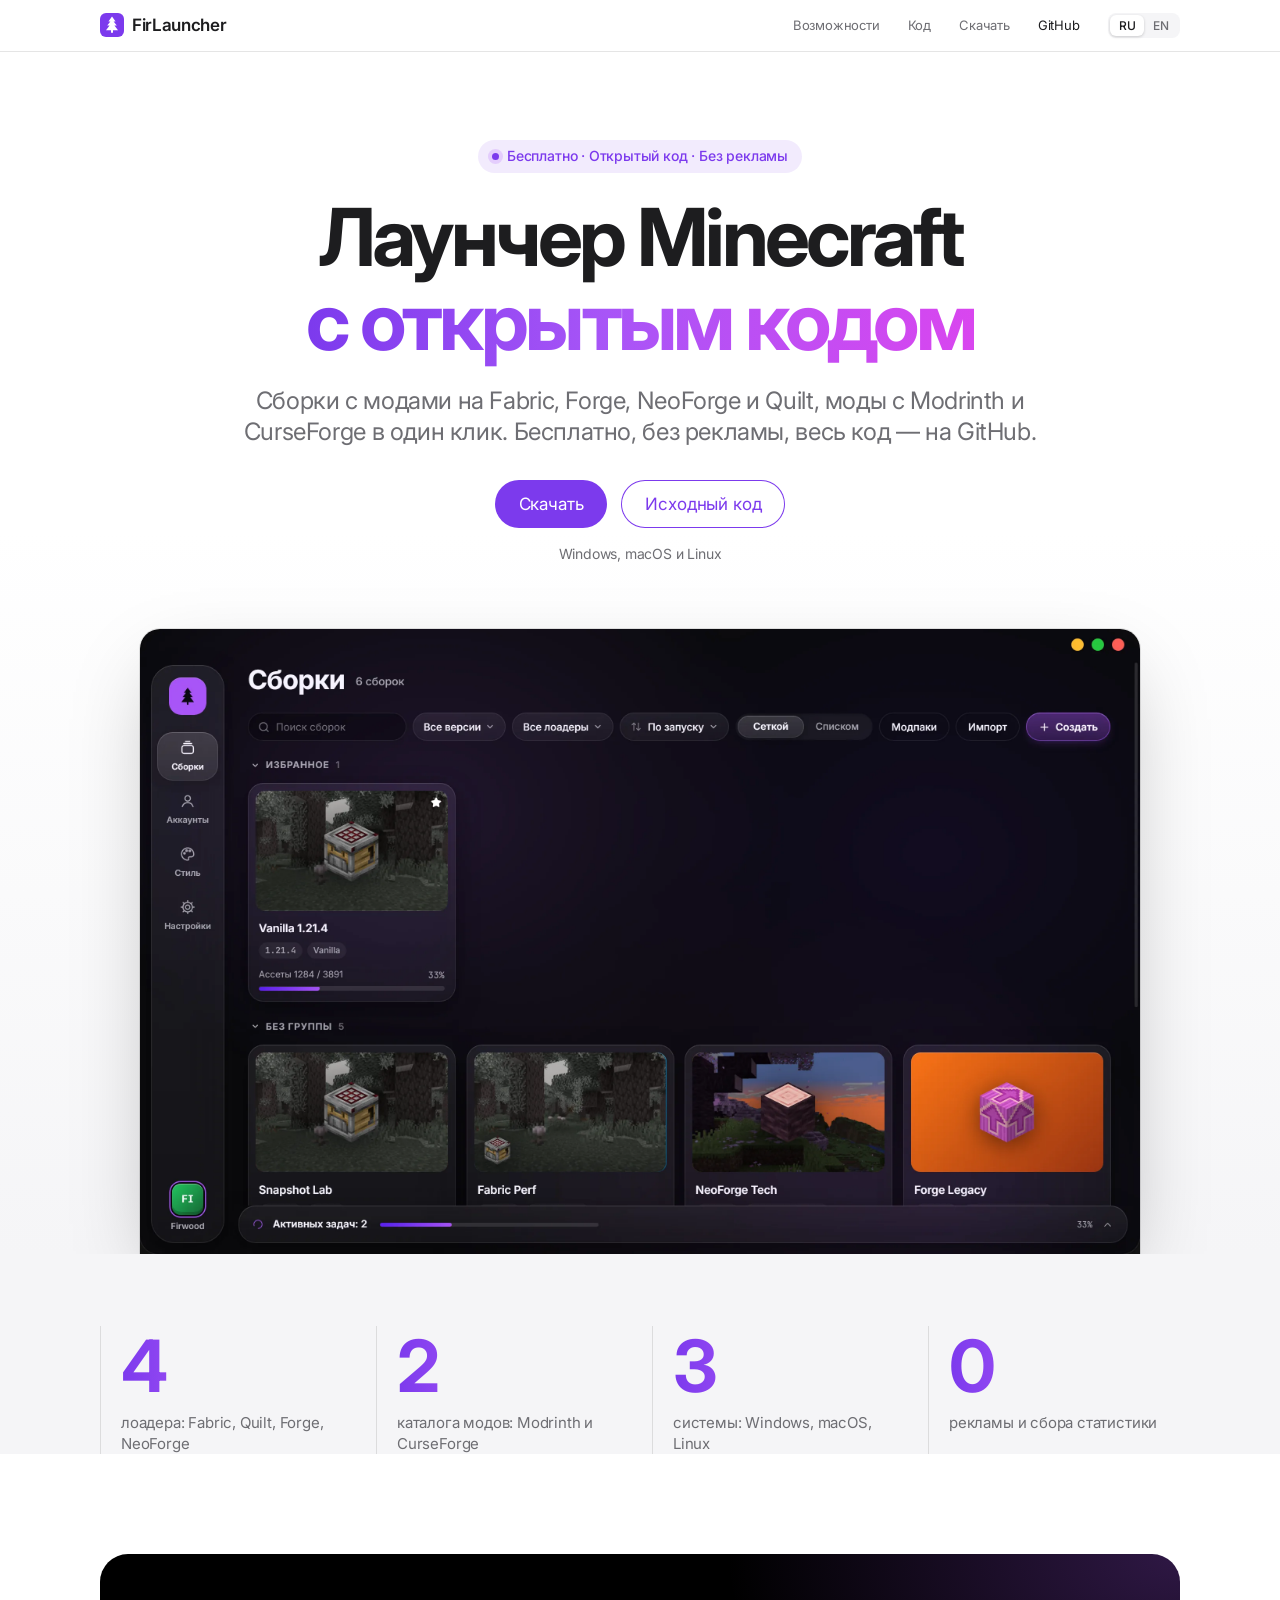
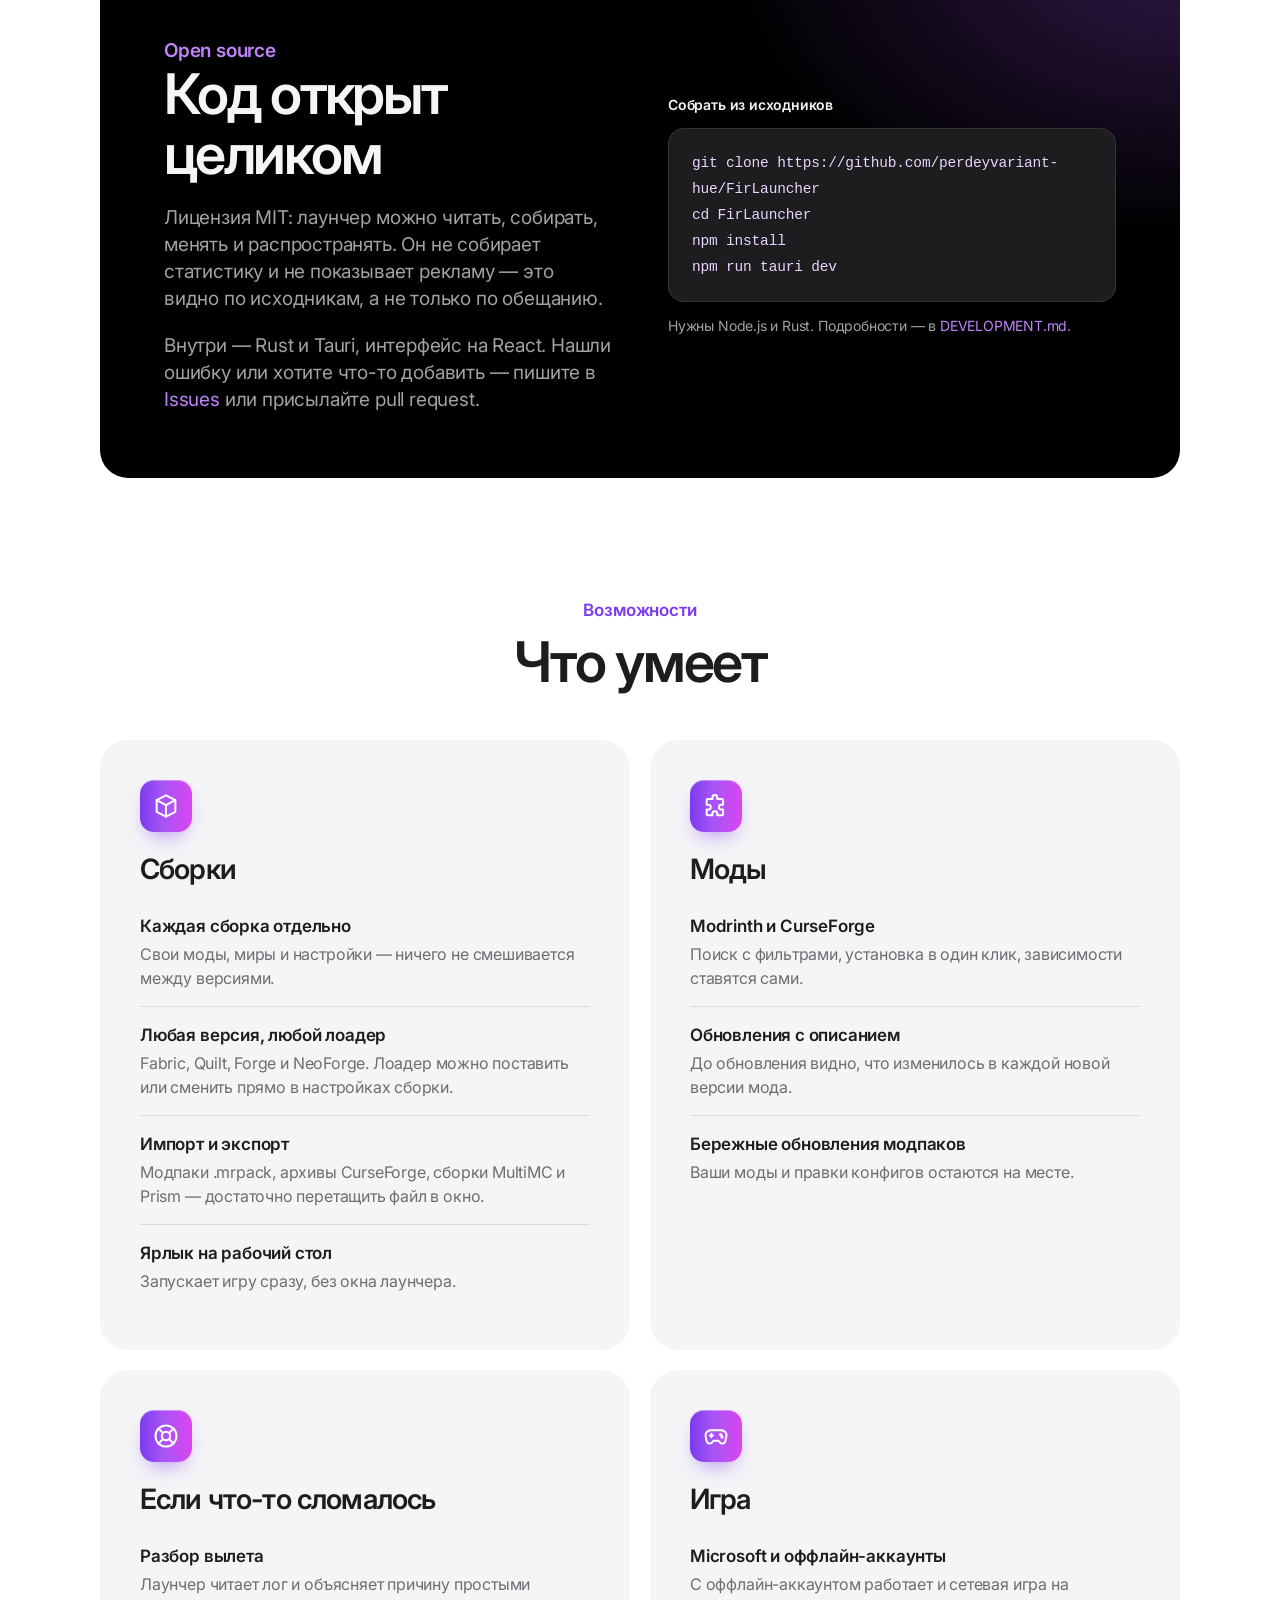
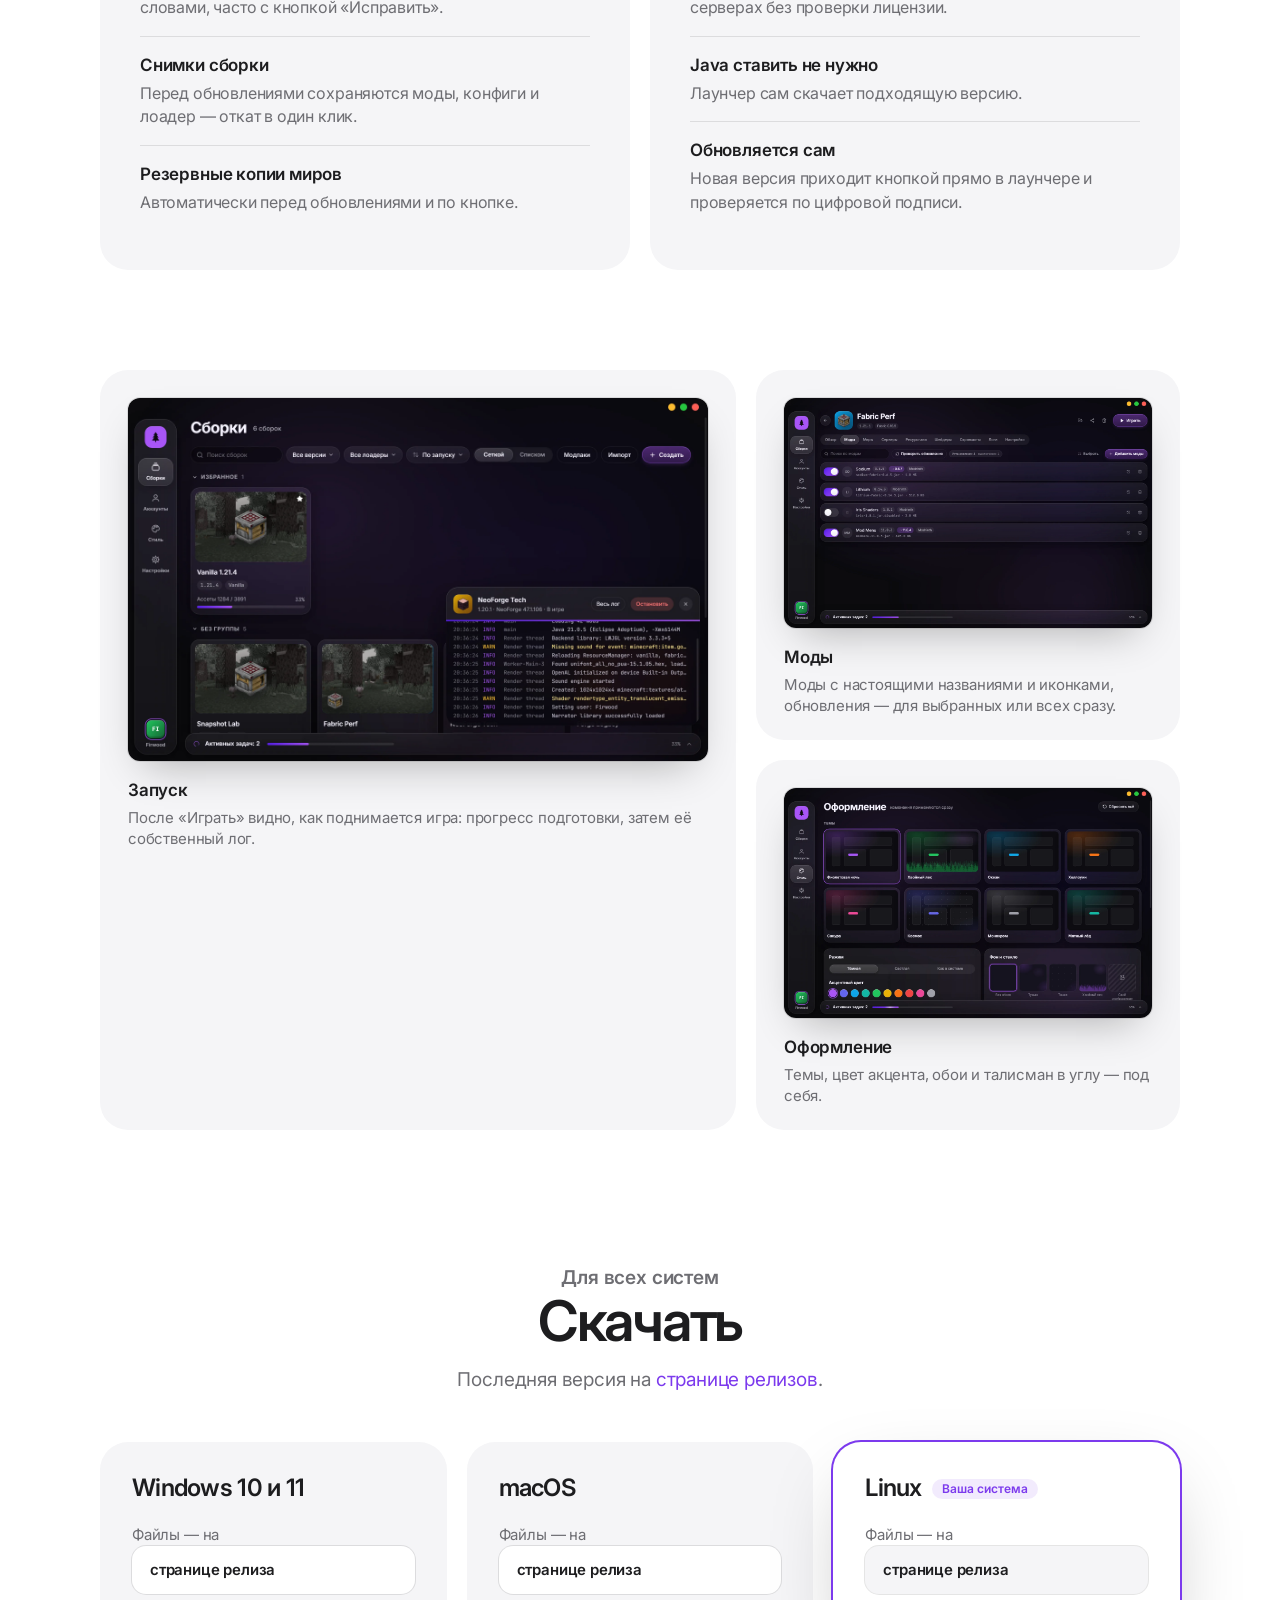
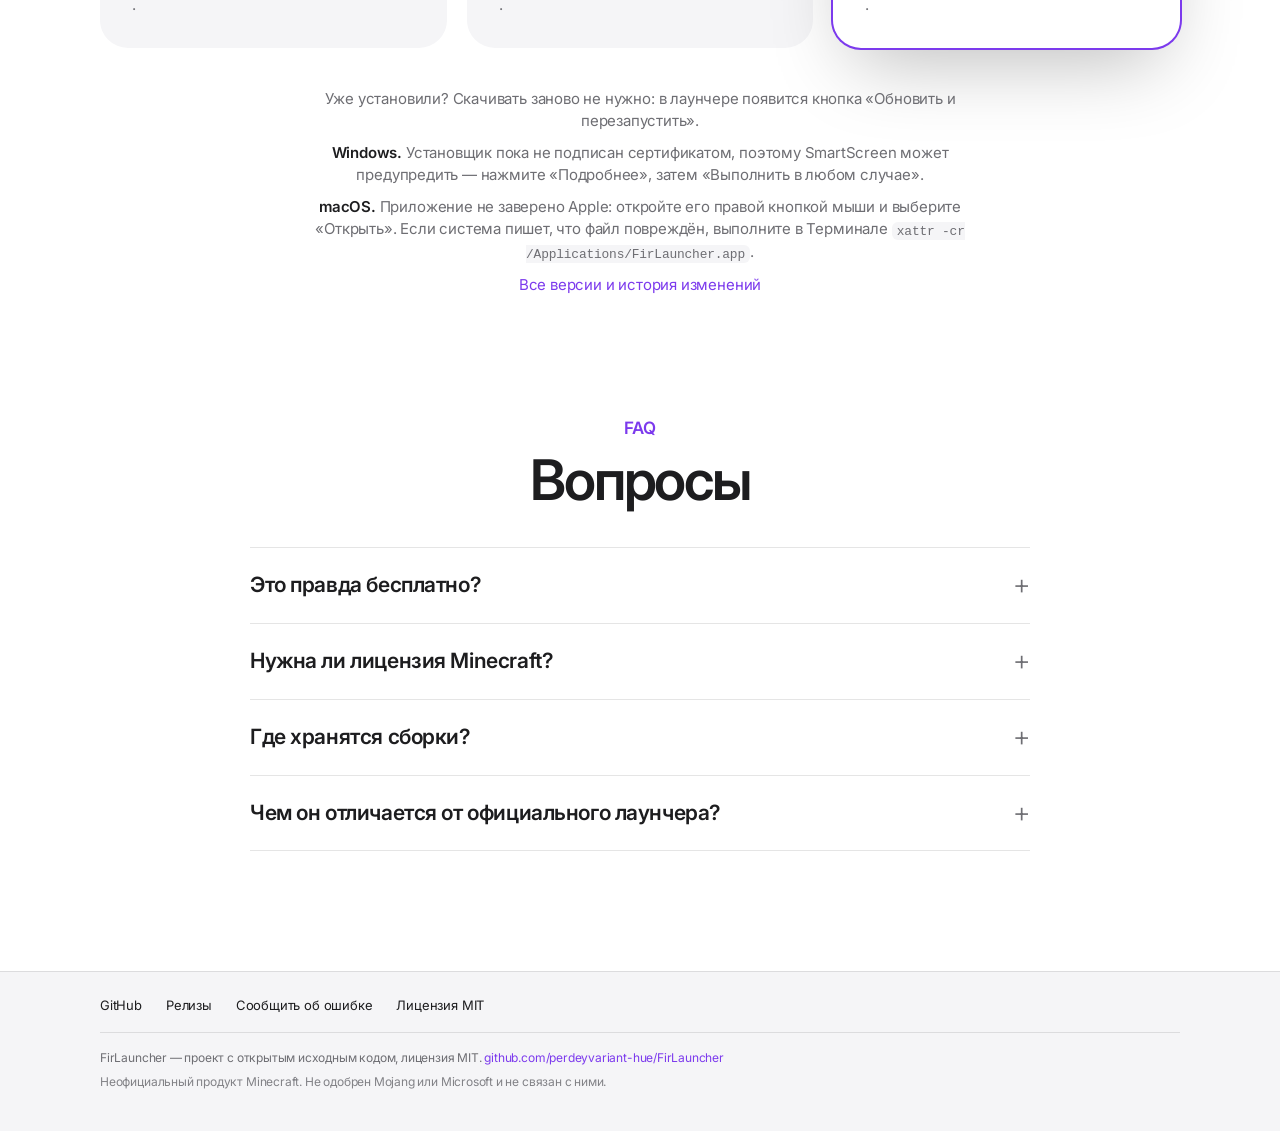
<file: index.html>
<!doctype html>
<html lang="ru">
<head>
  <meta charset="utf-8">
  <meta name="viewport" content="width=device-width, initial-scale=1">
  <title>FirLauncher — лаунчер Minecraft с открытым кодом</title>
  <meta name="description" content="Бесплатный лаунчер Minecraft с открытым исходным кодом: сборки с модами, Fabric, Forge, NeoForge и Quilt, моды с Modrinth и CurseForge в один клик. Windows, macOS и Linux.">
  <meta property="og:title" content="FirLauncher — лаунчер Minecraft с открытым кодом">
  <meta property="og:description" content="Сборки с модами, моды с Modrinth и CurseForge в один клик. Бесплатно, без рекламы, весь код на GitHub.">
  <meta property="og:image" content="assets/instances.webp">
  <meta name="theme-color" content="#ffffff" media="(prefers-color-scheme: light)">
  <meta name="theme-color" content="#000000" media="(prefers-color-scheme: dark)">
  <meta name="google-site-verification" content="sZ83kXHZq6pYVAx1kvti88Su-wKgTCy2iT1ykErZm4U" />
  <link rel="icon" href="favicon.svg" type="image/svg+xml">
  <link rel="canonical" href="https://firlauncher.github.io/">
  <link rel="alternate" hreflang="ru" href="https://firlauncher.github.io/">
  <link rel="alternate" hreflang="en" href="https://firlauncher.github.io/en/">
  <link rel="alternate" hreflang="x-default" href="https://firlauncher.github.io/en/">
  
  
  <link href="https://fonts.googleapis.com/css2?family=Inter:wght@400;500;600;700&display=swap" rel="stylesheet">
  <script type="application/ld+json">
{
    "@context": "https://schema.org",
    "@type": "SoftwareApplication",
    "name": "FirLauncher",
    "url": "https://firlauncher.github.io/",
    "description": "Бесплатный лаунчер Minecraft с открытым исходным кодом: сборки с модами на Fabric, Forge, NeoForge и Quilt, моды с Modrinth и CurseForge в один клик.",
    "inLanguage": "ru",
    "applicationCategory": "GameApplication",
    "applicationSubCategory": "Minecraft launcher",
    "operatingSystem": "Windows 10, Windows 11, macOS, Linux",
    "isAccessibleForFree": true,
    "offers": {
      "@type": "Offer",
      "price": "0",
      "priceCurrency": "USD"
    },
    "license": "https://opensource.org/licenses/MIT",
    "downloadUrl": "https://github.com/perdeyvariant-hue/FirLauncher/releases/latest",
    "image": "https://firlauncher.github.io/assets/instances.webp",
    "screenshot": "https://firlauncher.github.io/assets/instances.webp",
    "sameAs": [
      "https://github.com/perdeyvariant-hue/FirLauncher"
    ]
  }
  </script>
  <link rel="stylesheet" href="style.css?v=4">
</head>
<body>
  <a class="skip" href="#download">Перейти к скачиванию</a>

  <header class="top">
    <a class="brand" href="./" aria-label="FirLauncher, на главную">
      <svg class="brand-mark" viewBox="0 0 24 24" aria-hidden="true"><rect width="24" height="24" rx="6"/><path d="M12 3.6 15.6 8.4H13.6l3.2 4H14.4l3.6 4.8H13v2.6h-2v-2.6H6l3.6-4.8H7.2l3.2-4H8.4Z"/></svg>
      FirLauncher
    </a>
    <nav class="top-nav" aria-label="Разделы">
      <a href="#features">Возможности</a>
      <a href="#open-source">Код</a>
      <a href="#download">Скачать</a>
      <a class="top-gh" href="https://github.com/perdeyvariant-hue/FirLauncher">GitHub</a>
      <span class="lang" role="group" aria-label="Язык">
        <a aria-current="page" lang="ru">RU</a>
        <a href="en/" hreflang="en" lang="en">EN</a>
      </span>
    </nav>
  </header>

  <main>
    <section class="hero">
      <div class="hero-text">
        <p class="eyebrow-pill"><span class="dot"></span>Бесплатно · Открытый код · Без рекламы</p>
        <h1>Лаунчер Minecraft <span class="grad">с&nbsp;открытым кодом</span></h1>
        <p class="lede">Сборки с модами на Fabric, Forge, NeoForge и Quilt, моды с Modrinth и CurseForge в один клик. Бесплатно, без рекламы, весь код — на GitHub.</p>
        <div class="hero-actions">
          <a class="btn btn-primary" id="hero-download" href="#download">Скачать</a>
          <a class="btn btn-quiet" href="https://github.com/perdeyvariant-hue/FirLauncher">Исходный код</a>
        </div>
        <p class="hero-meta" id="hero-meta">Windows, macOS и Linux</p>
      </div>
      <figure class="hero-shot">
        <img src="assets/instances.webp" width="2560" height="1600" alt="Окно FirLauncher: сборки с обложками из игры, фильтры по версии и лоадеру">
      </figure>
    </section>

    <section class="stats" aria-label="Коротко">
      <dl><div><dt>4</dt><dd>лоадера: Fabric, Quilt, Forge, NeoForge</dd></div><div><dt>2</dt><dd>каталога модов: Modrinth и CurseForge</dd></div><div><dt>3</dt><dd>системы: Windows, macOS, Linux</dd></div><div><dt>0</dt><dd>рекламы и сбора статистики</dd></div></dl>
    </section>

    <section class="open" id="open-source">
      <div class="open-text">
        <p class="eyebrow">Open source</p>
        <h2>Код открыт целиком</h2>
        <p>Лицензия MIT: лаунчер можно читать, собирать, менять и распространять. Он не собирает статистику и не показывает рекламу — это видно по исходникам, а не только по обещанию.</p>
        <p>Внутри — Rust и Tauri, интерфейс на React. Нашли ошибку или хотите что-то добавить — пишите в <a href="https://github.com/perdeyvariant-hue/FirLauncher/issues">Issues</a> или присылайте pull request.</p>
      </div>
      <div class="open-code">
        <p class="code-title">Собрать из исходников</p>
        <pre><code>git clone https://github.com/perdeyvariant-hue/FirLauncher
cd FirLauncher
npm install
npm run tauri dev</code></pre>
        <p class="code-note">Нужны Node.js и Rust. Подробности — в <a href="https://github.com/perdeyvariant-hue/FirLauncher/blob/main/docs/DEVELOPMENT.md">DEVELOPMENT.md</a>.</p>
      </div>
    </section>

    <section class="features" id="features">
      <p class="eyebrow">Возможности</p>
      <h2>Что умеет</h2>

      <div class="group">
        <span class="icon" aria-hidden="true"><svg viewBox="0 0 24 24"><path d="M12 2.8 20 7v10l-8 4.2L4 17V7z"/><path d="M4 7l8 4.2L20 7M12 11.2v10"/></svg></span>
        <h3>Сборки</h3>
        <dl>
          <div><dt>Каждая сборка отдельно</dt><dd>Свои моды, миры и настройки — ничего не смешивается между версиями.</dd></div>
          <div><dt>Любая версия, любой лоадер</dt><dd>Fabric, Quilt, Forge и NeoForge. Лоадер можно поставить или сменить прямо в настройках сборки.</dd></div>
          <div><dt>Импорт и экспорт</dt><dd>Модпаки .mrpack, архивы CurseForge, сборки MultiMC и Prism — достаточно перетащить файл в окно.</dd></div>
          <div><dt>Ярлык на рабочий стол</dt><dd>Запускает игру сразу, без окна лаунчера.</dd></div>
        </dl>
      </div>

      <div class="group">
        <span class="icon" aria-hidden="true"><svg viewBox="0 0 24 24"><path d="M9 4.5a2 2 0 1 1 4 0V6h4a1 1 0 0 1 1 1v4h-1.5a2 2 0 1 0 0 4H18v4a1 1 0 0 1-1 1h-4v-1.5a2 2 0 1 0-4 0V20H5a1 1 0 0 1-1-1v-4h1.5a2 2 0 1 0 0-4H4V7a1 1 0 0 1 1-1h4z"/></svg></span>
        <h3>Моды</h3>
        <dl>
          <div><dt>Modrinth и CurseForge</dt><dd>Поиск с фильтрами, установка в один клик, зависимости ставятся сами.</dd></div>
          <div><dt>Обновления с описанием</dt><dd>До обновления видно, что изменилось в каждой новой версии мода.</dd></div>
          <div><dt>Бережные обновления модпаков</dt><dd>Ваши моды и правки конфигов остаются на месте.</dd></div>
        </dl>
      </div>

      <div class="group">
        <span class="icon" aria-hidden="true"><svg viewBox="0 0 24 24"><circle cx="12" cy="12" r="9"/><circle cx="12" cy="12" r="3.6"/><path d="m5.6 5.6 3.9 3.9m5 5 3.9 3.9m0-12.8-3.9 3.9m-5 5-3.9 3.9"/></svg></span>
        <h3>Если что-то сломалось</h3>
        <dl>
          <div><dt>Разбор вылета</dt><dd>Лаунчер читает лог и объясняет причину простыми словами, часто с кнопкой «Исправить».</dd></div>
          <div><dt>Снимки сборки</dt><dd>Перед обновлениями сохраняются моды, конфиги и лоадер — откат в один клик.</dd></div>
          <div><dt>Резервные копии миров</dt><dd>Автоматически перед обновлениями и по кнопке.</dd></div>
        </dl>
      </div>

      <div class="group">
        <span class="icon" aria-hidden="true"><svg viewBox="0 0 24 24"><path d="M7.5 7h9a4.5 4.5 0 0 1 4.4 5.5l-.9 4a2.6 2.6 0 0 1-4.5 1.1L14 16h-4l-1.5 1.6A2.6 2.6 0 0 1 4 16.5l-.9-4A4.5 4.5 0 0 1 7.5 7z"/><path d="M8 10v3M6.5 11.5h3"/><circle cx="16" cy="10.8" r=".6"/><circle cx="17.2" cy="12.8" r=".6"/></svg></span>
        <h3>Игра</h3>
        <dl>
          <div><dt>Microsoft и оффлайн-аккаунты</dt><dd>С оффлайн-аккаунтом работает и сетевая игра на серверах без проверки лицензии.</dd></div>
          <div><dt>Java ставить не нужно</dt><dd>Лаунчер сам скачает подходящую версию.</dd></div>
          <div><dt>Обновляется сам</dt><dd>Новая версия приходит кнопкой прямо в лаунчере и проверяется по цифровой подписи.</dd></div>
        </dl>
      </div>
    </section>

    <section class="gallery" aria-label="Скриншоты">
      <figure>
        <img src="assets/launch.webp" width="2560" height="1600" loading="lazy" alt="Карточка запуска с живым логом игры">
        <figcaption><strong>Запуск</strong>После «Играть» видно, как поднимается игра: прогресс подготовки, затем её собственный лог.</figcaption>
      </figure>
      <figure>
        <img src="assets/mods.webp" width="2560" height="1600" loading="lazy" alt="Список модов сборки с доступными обновлениями">
        <figcaption><strong>Моды</strong>Моды с настоящими названиями и иконками, обновления — для выбранных или всех сразу.</figcaption>
      </figure>
      <figure>
        <img src="assets/appearance.webp" width="2560" height="1600" loading="lazy" alt="Настройки оформления: темы, цвет акцента, обои и талисман">
        <figcaption><strong>Оформление</strong>Темы, цвет акцента, обои и талисман в углу — под себя.</figcaption>
      </figure>
    </section>

    <section class="download" id="download">
      <div class="download-head">
        <p class="eyebrow">Для всех систем</p>
        <h2>Скачать</h2>
        <p id="release-line">Последняя версия на <a href="https://github.com/perdeyvariant-hue/FirLauncher/releases/latest">странице релизов</a>.</p>
      </div>

      <div class="platforms" id="platforms">
        <div class="platform" data-os="windows">
          <h3>Windows 10 и 11</h3>
          <ul class="files"></ul>
        </div>
        <div class="platform" data-os="macos">
          <h3>macOS</h3>
          <ul class="files"></ul>
        </div>
        <div class="platform" data-os="linux">
          <h3>Linux</h3>
          <ul class="files"></ul>
        </div>
      </div>

      <div class="notes">
        <p>Уже установили? Скачивать заново не нужно: в лаунчере появится кнопка «Обновить и перезапустить».</p>
        <p><strong>Windows.</strong> Установщик пока не подписан сертификатом, поэтому SmartScreen может предупредить — нажмите «Подробнее», затем «Выполнить в любом случае».</p>
        <p><strong>macOS.</strong> Приложение не заверено Apple: откройте его правой кнопкой мыши и выберите «Открыть». Если система пишет, что файл повреждён, выполните в Терминале <code>xattr -cr /Applications/FirLauncher.app</code>.</p>
        <p><a href="https://github.com/perdeyvariant-hue/FirLauncher/releases">Все версии и история изменений</a></p>
      </div>
    </section>

    <section class="faq" aria-labelledby="faq-title">
      <p class="eyebrow">FAQ</p>
      <h2 id="faq-title">Вопросы</h2>
      <details>
        <summary>Это правда бесплатно?</summary>
        <p>Да. FirLauncher распространяется по лицензии MIT, без платных функций и рекламы.</p>
      </details>
      <details>
        <summary>Нужна ли лицензия Minecraft?</summary>
        <p>Для игры на официальных серверах и для своего скина нужен аккаунт Microsoft с купленной игрой. Оффлайн-аккаунт подходит для одиночной игры, игры по сети дома и серверов, которые не проверяют лицензию.</p>
      </details>
      <details>
        <summary>Где хранятся сборки?</summary>
        <p>В папке данных лаунчера: <code>%APPDATA%\FirLauncher</code> на Windows, <code>~/Library/Application Support/FirLauncher</code> на macOS и <code>~/.config/FirLauncher</code> на Linux. Её можно сменить в настройках.</p>
      </details>
      <details>
        <summary>Чем он отличается от официального лаунчера?</summary>
        <p>FirLauncher сделан для игры с модами: у каждой сборки свои моды и миры, моды ставятся из каталогов с зависимостями, модпаки импортируются и обновляются, а при вылете лаунчер объясняет, что пошло не так.</p>
      </details>
    </section>
  </main>

  <footer class="foot">
    <nav class="foot-links" aria-label="Ссылки"><a href="https://github.com/perdeyvariant-hue/FirLauncher">GitHub</a><a href="https://github.com/perdeyvariant-hue/FirLauncher/releases">Релизы</a><a href="https://github.com/perdeyvariant-hue/FirLauncher/issues">Сообщить об ошибке</a><a href="https://github.com/perdeyvariant-hue/FirLauncher/blob/main/LICENSE">Лицензия MIT</a></nav>
    <p>FirLauncher — проект с открытым исходным кодом, лицензия MIT. <a href="https://github.com/perdeyvariant-hue/FirLauncher">github.com/perdeyvariant-hue/FirLauncher</a></p>
    <p class="disclaimer">Неофициальный продукт Minecraft. Не одобрен Mojang или Microsoft и не связан с ними.</p>
  </footer>

  <script src="app.js?v=4" defer></script>
</body>
</html>
</file>
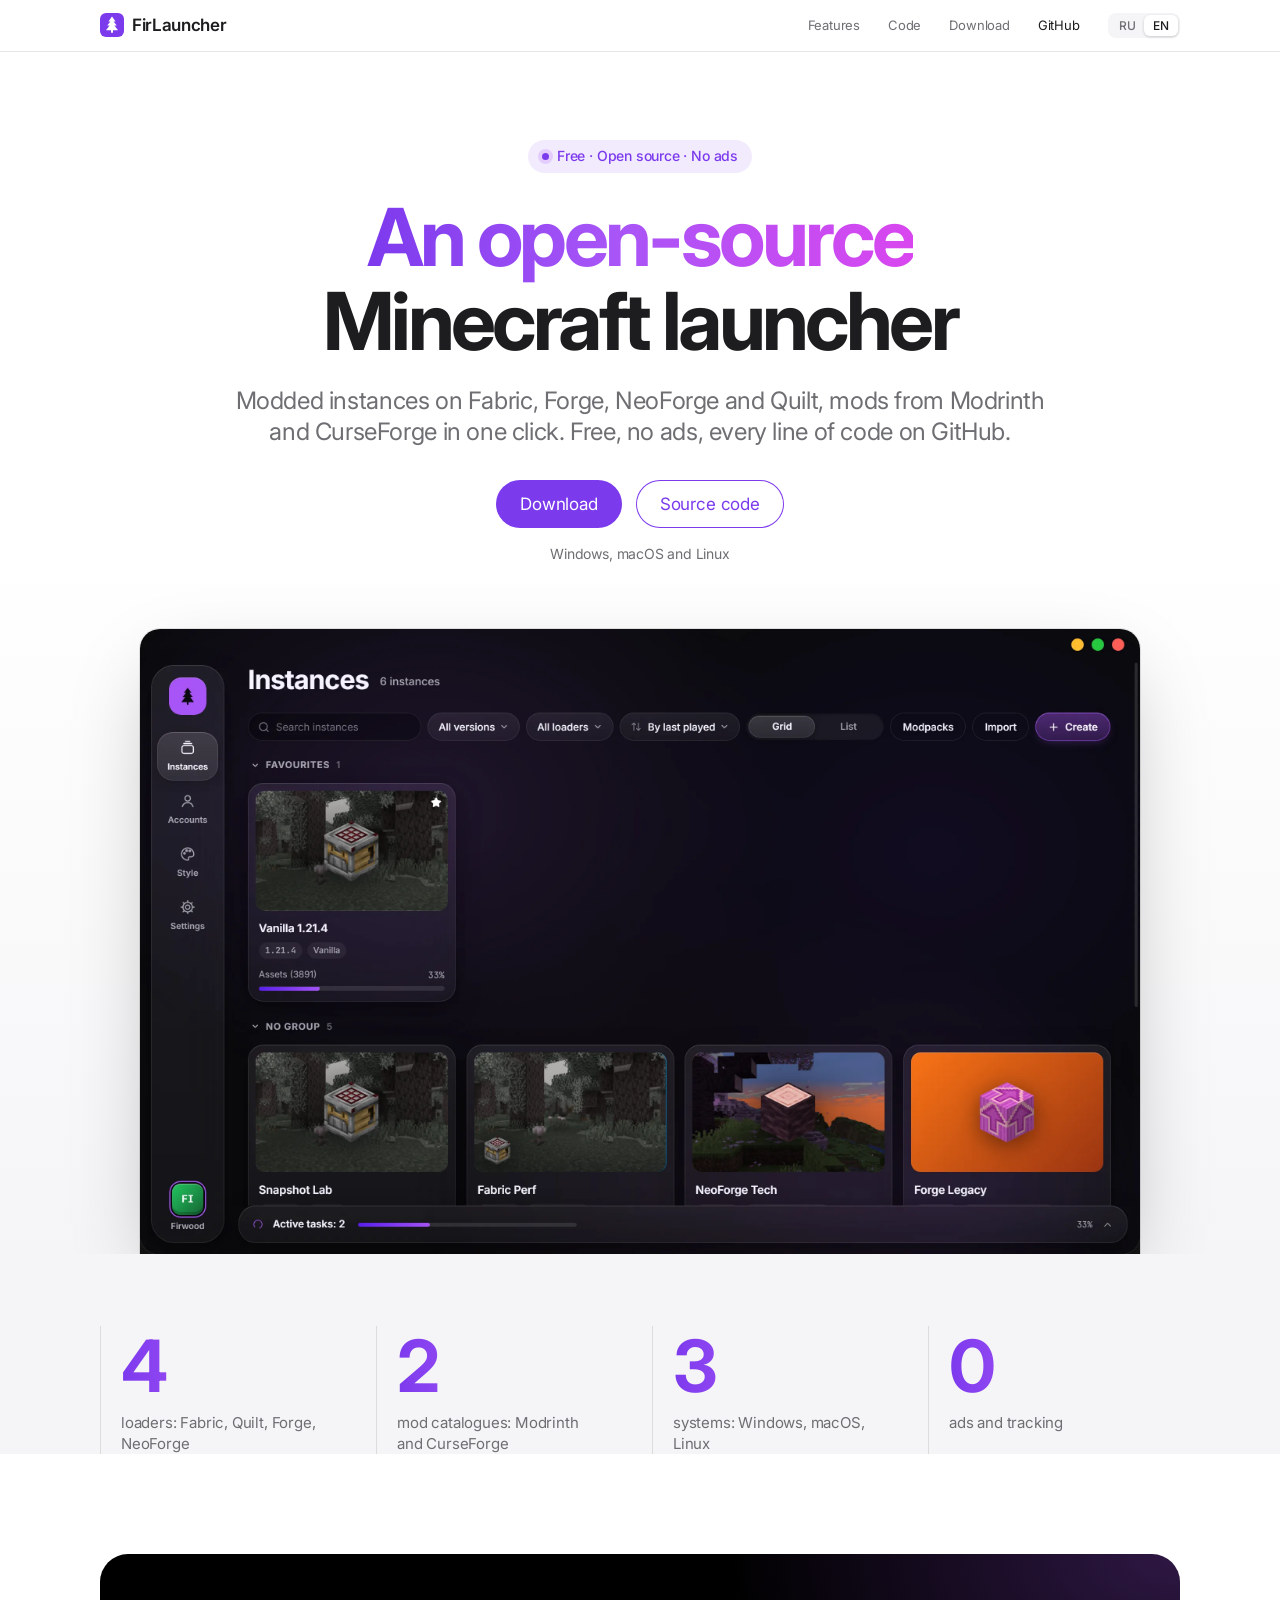
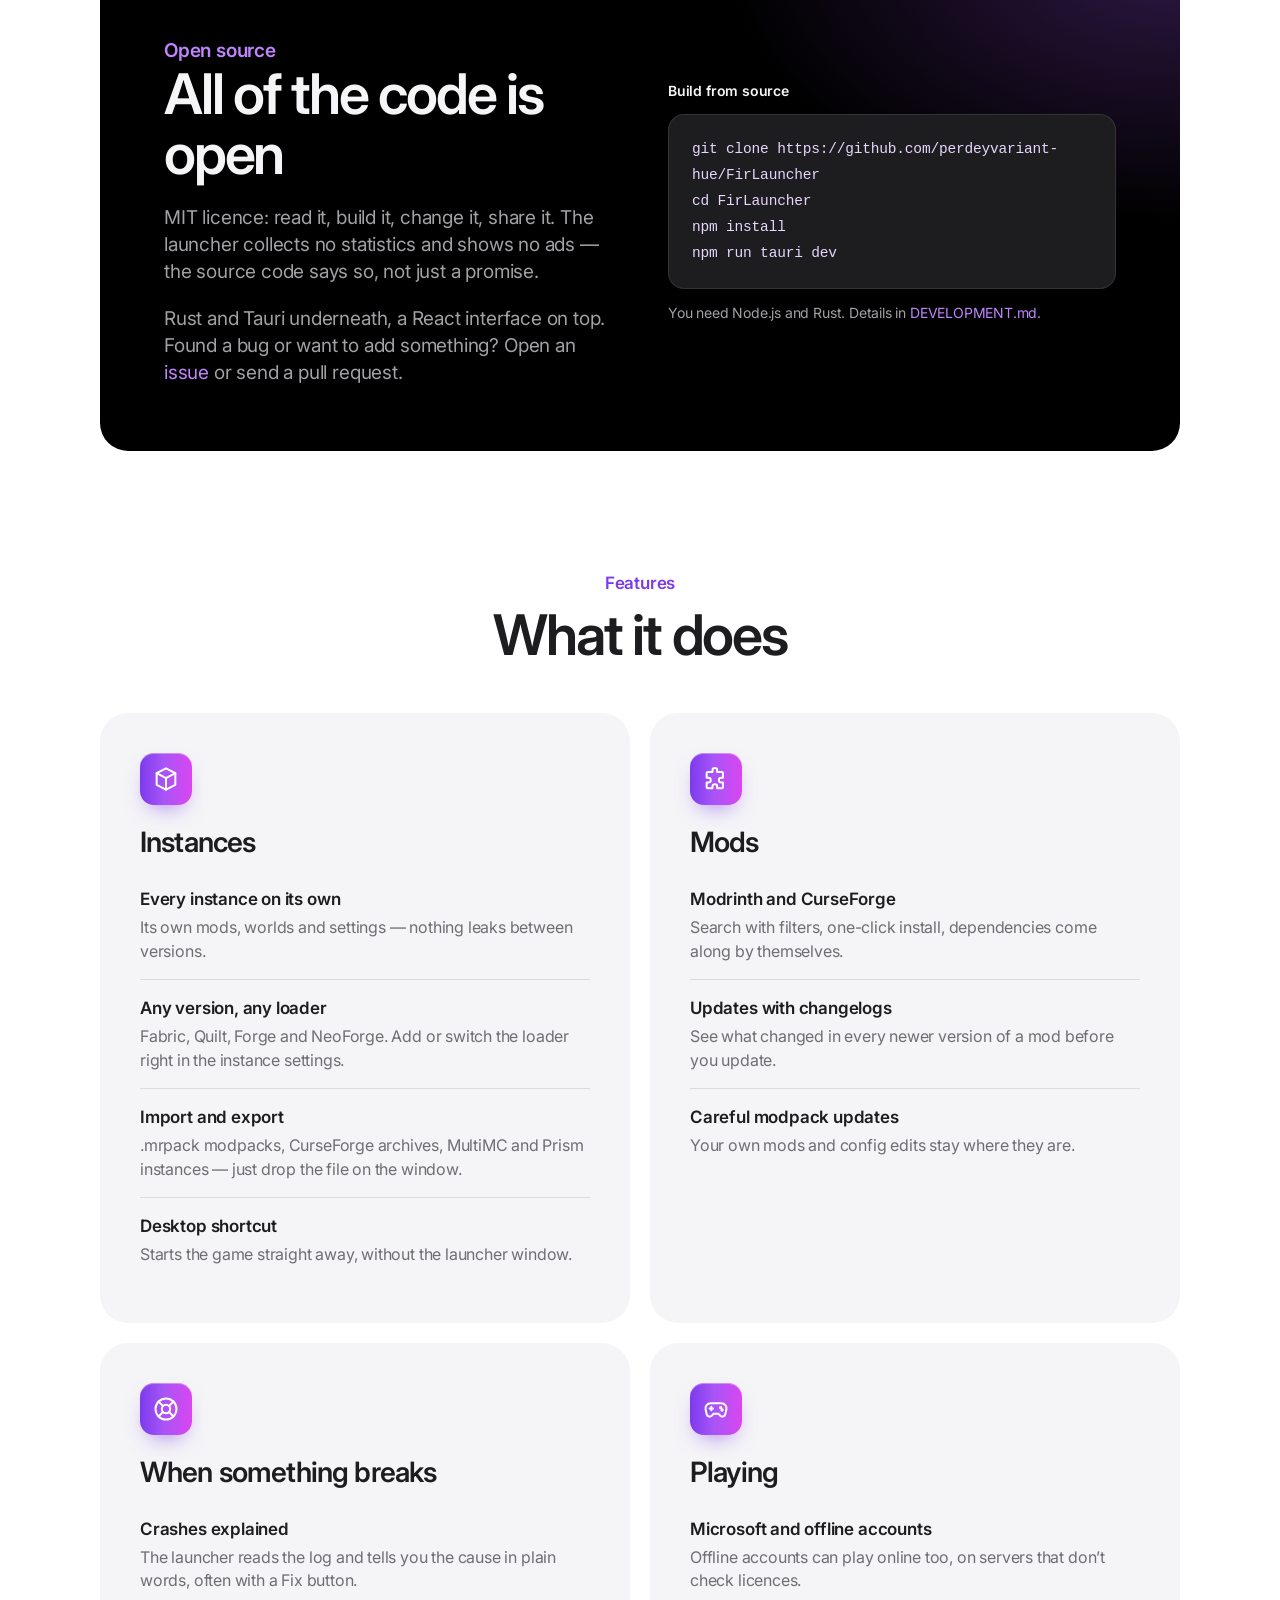
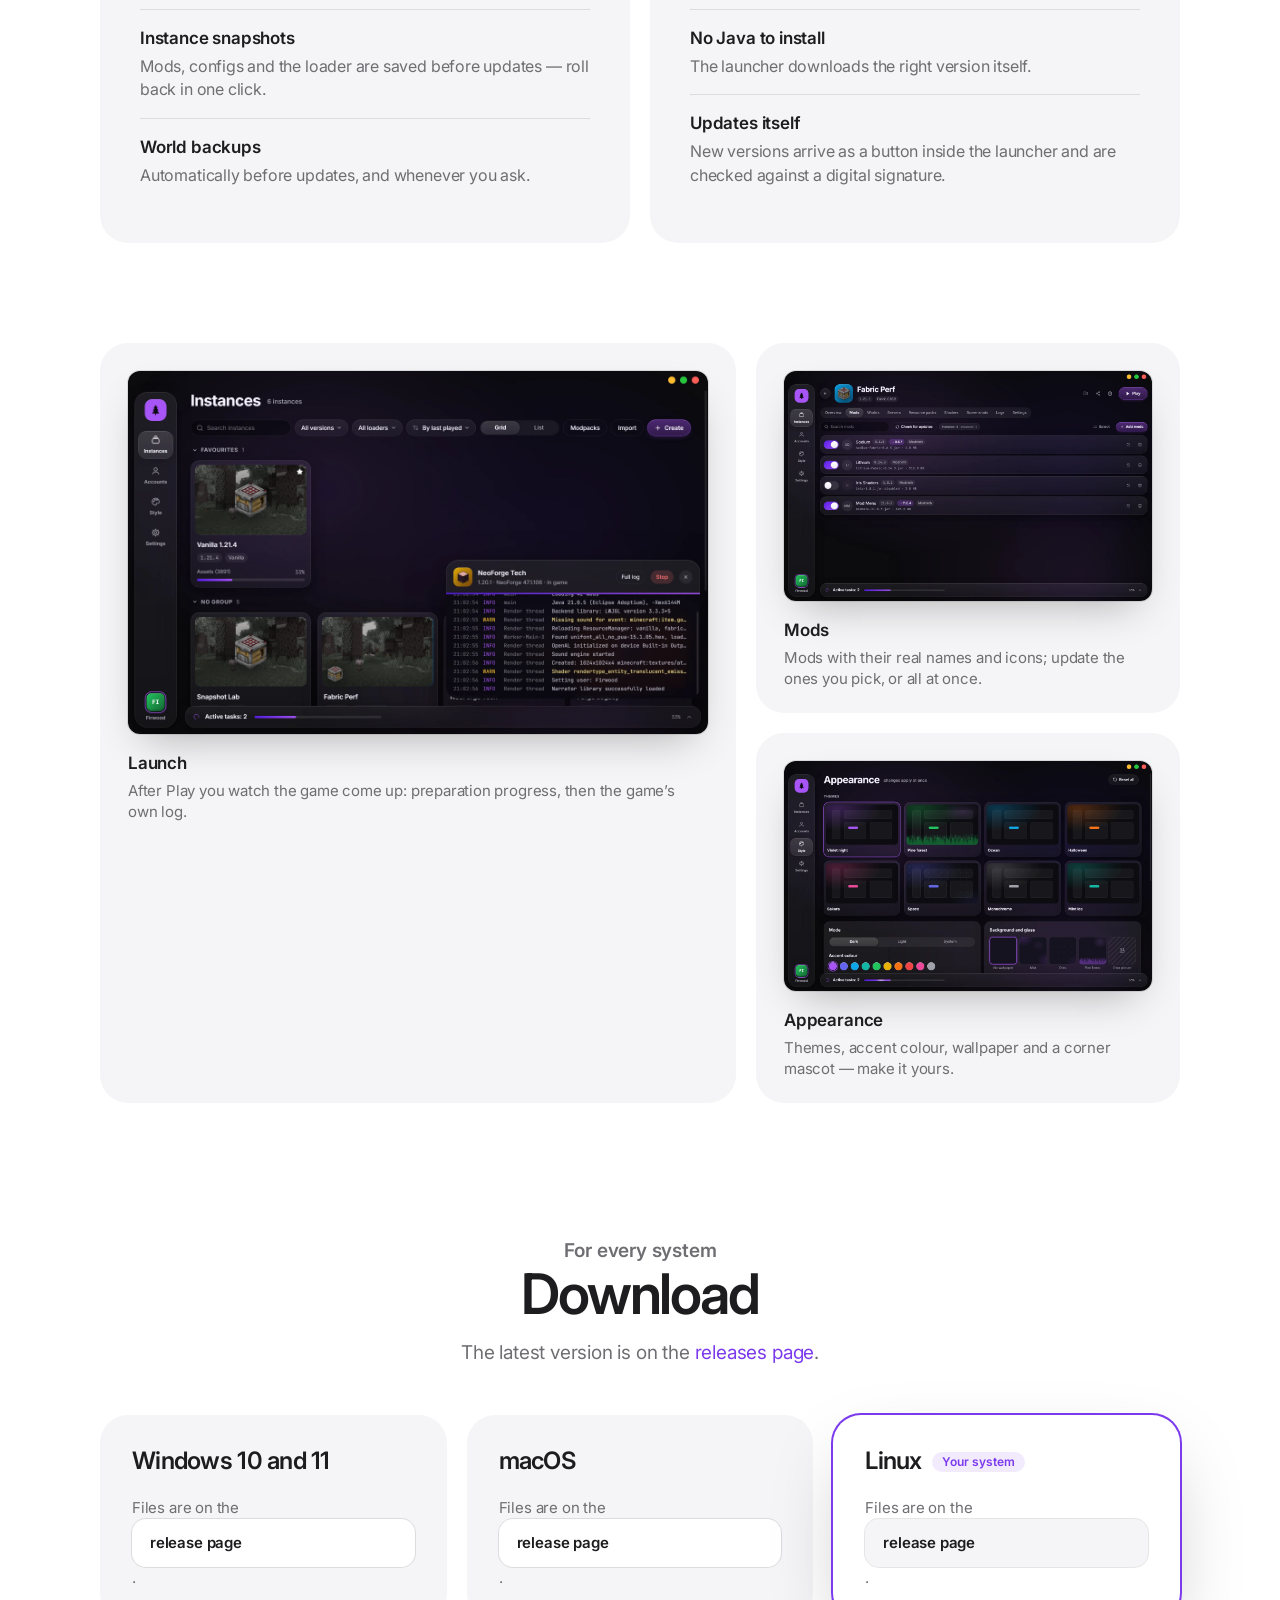
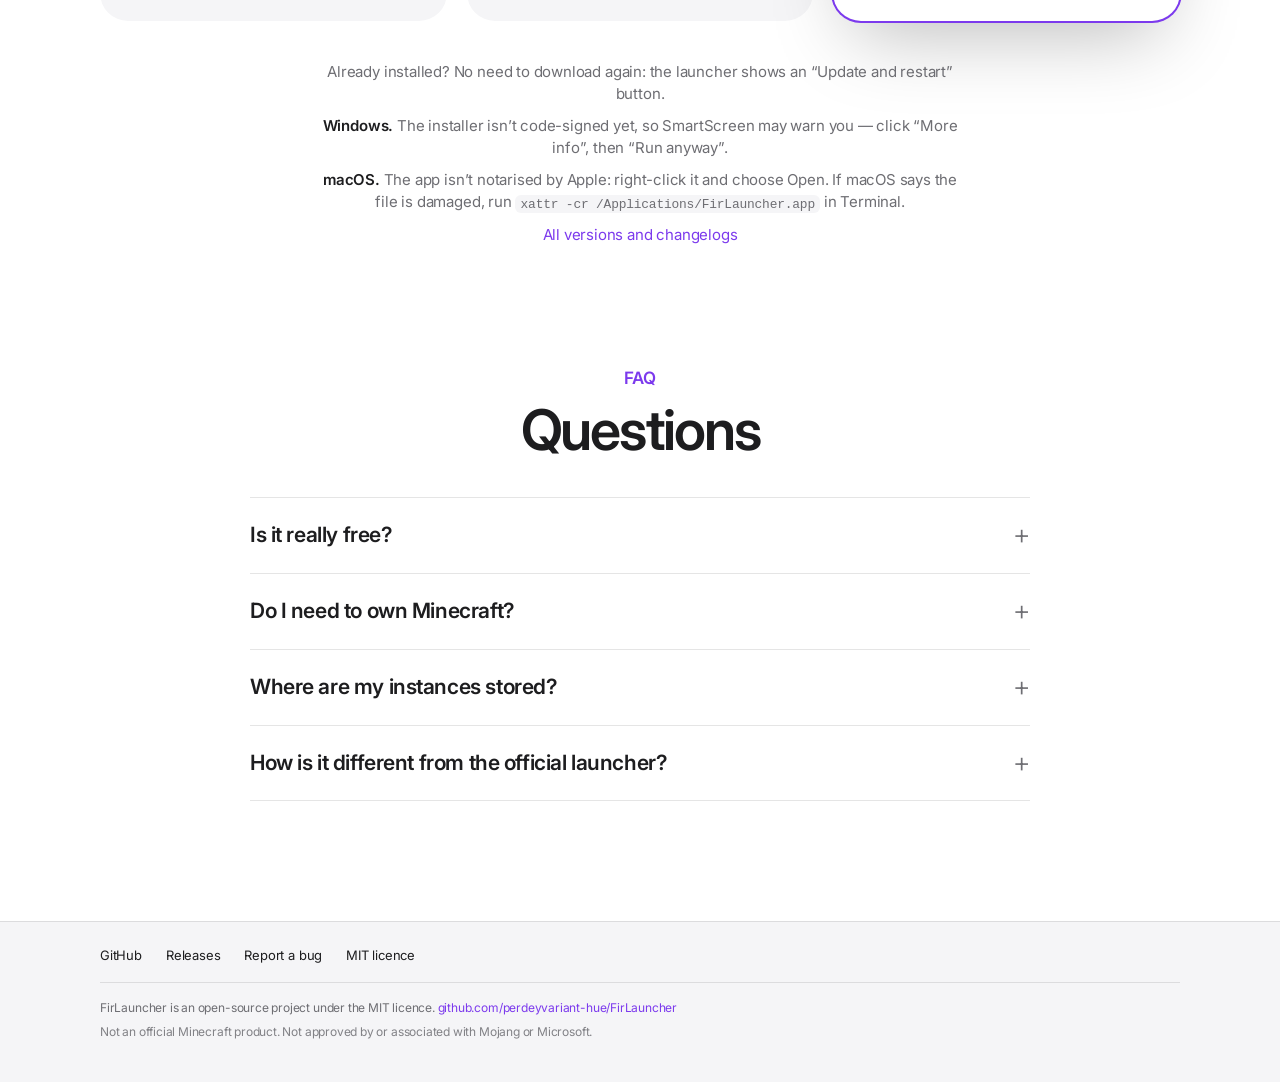
<file: en/index.html>
<!doctype html>
<html lang="en">
<head>
  <meta charset="utf-8">
  <meta name="viewport" content="width=device-width, initial-scale=1">
  <title>FirLauncher — an open-source Minecraft launcher</title>
  <meta name="description" content="A free, open-source Minecraft launcher: modded instances on Fabric, Forge, NeoForge and Quilt, mods from Modrinth and CurseForge in one click. Windows, macOS and Linux.">
  <meta property="og:title" content="FirLauncher — an open-source Minecraft launcher">
  <meta property="og:description" content="Modded instances, one-click mods from Modrinth and CurseForge. Free, no ads, all the code on GitHub.">
  <meta property="og:image" content="../assets/en/instances.webp">
  <meta name="theme-color" content="#ffffff" media="(prefers-color-scheme: light)">
  <meta name="theme-color" content="#000000" media="(prefers-color-scheme: dark)">
  <link rel="icon" href="../favicon.svg" type="image/svg+xml">
  <link rel="canonical" href="https://firlauncher.github.io/en/">
  <link rel="alternate" hreflang="ru" href="https://firlauncher.github.io/">
  <link rel="alternate" hreflang="en" href="https://firlauncher.github.io/en/">
  <link rel="alternate" hreflang="x-default" href="https://firlauncher.github.io/en/">
  
  
  <link href="https://fonts.googleapis.com/css2?family=Inter:wght@400;500;600;700&display=swap" rel="stylesheet">
  <script type="application/ld+json">
{
    "@context": "https://schema.org",
    "@type": "SoftwareApplication",
    "name": "FirLauncher",
    "url": "https://firlauncher.github.io/en/",
    "description": "A free, open-source Minecraft launcher: modded instances on Fabric, Forge, NeoForge and Quilt, mods from Modrinth and CurseForge in one click.",
    "inLanguage": "en",
    "applicationCategory": "GameApplication",
    "applicationSubCategory": "Minecraft launcher",
    "operatingSystem": "Windows 10, Windows 11, macOS, Linux",
    "isAccessibleForFree": true,
    "offers": {
      "@type": "Offer",
      "price": "0",
      "priceCurrency": "USD"
    },
    "license": "https://opensource.org/licenses/MIT",
    "downloadUrl": "https://github.com/perdeyvariant-hue/FirLauncher/releases/latest",
    "image": "https://firlauncher.github.io/assets/en/instances.webp",
    "screenshot": "https://firlauncher.github.io/assets/en/instances.webp",
    "sameAs": [
      "https://github.com/perdeyvariant-hue/FirLauncher"
    ]
  }
  </script>
  <link rel="stylesheet" href="../style.css?v=4">
</head>
<body>
  <a class="skip" href="#download">Skip to downloads</a>

  <header class="top">
    <a class="brand" href="./" aria-label="FirLauncher home">
      <svg class="brand-mark" viewBox="0 0 24 24" aria-hidden="true"><rect width="24" height="24" rx="6"/><path d="M12 3.6 15.6 8.4H13.6l3.2 4H14.4l3.6 4.8H13v2.6h-2v-2.6H6l3.6-4.8H7.2l3.2-4H8.4Z"/></svg>
      FirLauncher
    </a>
    <nav class="top-nav" aria-label="Sections">
      <a href="#features">Features</a>
      <a href="#open-source">Code</a>
      <a href="#download">Download</a>
      <a class="top-gh" href="https://github.com/perdeyvariant-hue/FirLauncher">GitHub</a>
      <span class="lang" role="group" aria-label="Language">
        <a href="../" hreflang="ru" lang="ru">RU</a>
        <a aria-current="page" lang="en">EN</a>
      </span>
    </nav>
  </header>

  <main>
    <section class="hero">
      <div class="hero-text">
        <p class="eyebrow-pill"><span class="dot"></span>Free · Open source · No ads</p>
        <h1><span class="grad">An open-source</span> Minecraft launcher</h1>
        <p class="lede">Modded instances on Fabric, Forge, NeoForge and Quilt, mods from Modrinth and CurseForge in one click. Free, no ads, every line of code on GitHub.</p>
        <div class="hero-actions">
          <a class="btn btn-primary" id="hero-download" href="#download">Download</a>
          <a class="btn btn-quiet" href="https://github.com/perdeyvariant-hue/FirLauncher">Source code</a>
        </div>
        <p class="hero-meta" id="hero-meta">Windows, macOS and Linux</p>
      </div>
      <figure class="hero-shot">
        <img src="../assets/en/instances.webp" width="2560" height="1600" alt="The FirLauncher window: instances with covers from the game, filters by version and loader">
      </figure>
    </section>

    <section class="stats" aria-label="At a glance">
      <dl><div><dt>4</dt><dd>loaders: Fabric, Quilt, Forge, NeoForge</dd></div><div><dt>2</dt><dd>mod catalogues: Modrinth and CurseForge</dd></div><div><dt>3</dt><dd>systems: Windows, macOS, Linux</dd></div><div><dt>0</dt><dd>ads and tracking</dd></div></dl>
    </section>

    <section class="open" id="open-source">
      <div class="open-text">
        <p class="eyebrow">Open source</p>
        <h2>All of the code is open</h2>
        <p>MIT licence: read it, build it, change it, share it. The launcher collects no statistics and shows no ads — the source code says so, not just a promise.</p>
        <p>Rust and Tauri underneath, a React interface on top. Found a bug or want to add something? Open an <a href="https://github.com/perdeyvariant-hue/FirLauncher/issues">issue</a> or send a pull request.</p>
      </div>
      <div class="open-code">
        <p class="code-title">Build from source</p>
        <pre><code>git clone https://github.com/perdeyvariant-hue/FirLauncher
cd FirLauncher
npm install
npm run tauri dev</code></pre>
        <p class="code-note">You need Node.js and Rust. Details in <a href="https://github.com/perdeyvariant-hue/FirLauncher/blob/main/docs/DEVELOPMENT.md">DEVELOPMENT.md</a>.</p>
      </div>
    </section>

    <section class="features" id="features">
      <p class="eyebrow">Features</p>
      <h2>What it does</h2>

      <div class="group">
        <span class="icon" aria-hidden="true"><svg viewBox="0 0 24 24"><path d="M12 2.8 20 7v10l-8 4.2L4 17V7z"/><path d="M4 7l8 4.2L20 7M12 11.2v10"/></svg></span>
        <h3>Instances</h3>
        <dl>
          <div><dt>Every instance on its own</dt><dd>Its own mods, worlds and settings — nothing leaks between versions.</dd></div>
          <div><dt>Any version, any loader</dt><dd>Fabric, Quilt, Forge and NeoForge. Add or switch the loader right in the instance settings.</dd></div>
          <div><dt>Import and export</dt><dd>.mrpack modpacks, CurseForge archives, MultiMC and Prism instances — just drop the file on the window.</dd></div>
          <div><dt>Desktop shortcut</dt><dd>Starts the game straight away, without the launcher window.</dd></div>
        </dl>
      </div>

      <div class="group">
        <span class="icon" aria-hidden="true"><svg viewBox="0 0 24 24"><path d="M9 4.5a2 2 0 1 1 4 0V6h4a1 1 0 0 1 1 1v4h-1.5a2 2 0 1 0 0 4H18v4a1 1 0 0 1-1 1h-4v-1.5a2 2 0 1 0-4 0V20H5a1 1 0 0 1-1-1v-4h1.5a2 2 0 1 0 0-4H4V7a1 1 0 0 1 1-1h4z"/></svg></span>
        <h3>Mods</h3>
        <dl>
          <div><dt>Modrinth and CurseForge</dt><dd>Search with filters, one-click install, dependencies come along by themselves.</dd></div>
          <div><dt>Updates with changelogs</dt><dd>See what changed in every newer version of a mod before you update.</dd></div>
          <div><dt>Careful modpack updates</dt><dd>Your own mods and config edits stay where they are.</dd></div>
        </dl>
      </div>

      <div class="group">
        <span class="icon" aria-hidden="true"><svg viewBox="0 0 24 24"><circle cx="12" cy="12" r="9"/><circle cx="12" cy="12" r="3.6"/><path d="m5.6 5.6 3.9 3.9m5 5 3.9 3.9m0-12.8-3.9 3.9m-5 5-3.9 3.9"/></svg></span>
        <h3>When something breaks</h3>
        <dl>
          <div><dt>Crashes explained</dt><dd>The launcher reads the log and tells you the cause in plain words, often with a Fix button.</dd></div>
          <div><dt>Instance snapshots</dt><dd>Mods, configs and the loader are saved before updates — roll back in one click.</dd></div>
          <div><dt>World backups</dt><dd>Automatically before updates, and whenever you ask.</dd></div>
        </dl>
      </div>

      <div class="group">
        <span class="icon" aria-hidden="true"><svg viewBox="0 0 24 24"><path d="M7.5 7h9a4.5 4.5 0 0 1 4.4 5.5l-.9 4a2.6 2.6 0 0 1-4.5 1.1L14 16h-4l-1.5 1.6A2.6 2.6 0 0 1 4 16.5l-.9-4A4.5 4.5 0 0 1 7.5 7z"/><path d="M8 10v3M6.5 11.5h3"/><circle cx="16" cy="10.8" r=".6"/><circle cx="17.2" cy="12.8" r=".6"/></svg></span>
        <h3>Playing</h3>
        <dl>
          <div><dt>Microsoft and offline accounts</dt><dd>Offline accounts can play online too, on servers that don’t check licences.</dd></div>
          <div><dt>No Java to install</dt><dd>The launcher downloads the right version itself.</dd></div>
          <div><dt>Updates itself</dt><dd>New versions arrive as a button inside the launcher and are checked against a digital signature.</dd></div>
        </dl>
      </div>
    </section>

    <section class="gallery" aria-label="Screenshots">
      <figure>
        <img src="../assets/en/launch.webp" width="2560" height="1600" loading="lazy" alt="The launch card with the game's live log">
        <figcaption><strong>Launch</strong>After Play you watch the game come up: preparation progress, then the game’s own log.</figcaption>
      </figure>
      <figure>
        <img src="../assets/en/mods.webp" width="2560" height="1600" loading="lazy" alt="An instance's mods with updates available">
        <figcaption><strong>Mods</strong>Mods with their real names and icons; update the ones you pick, or all at once.</figcaption>
      </figure>
      <figure>
        <img src="../assets/en/appearance.webp" width="2560" height="1600" loading="lazy" alt="Appearance settings: themes, accent colour, wallpaper and mascot">
        <figcaption><strong>Appearance</strong>Themes, accent colour, wallpaper and a corner mascot — make it yours.</figcaption>
      </figure>
    </section>

    <section class="download" id="download">
      <div class="download-head">
        <p class="eyebrow">For every system</p>
        <h2>Download</h2>
        <p id="release-line">The latest version is on the <a href="https://github.com/perdeyvariant-hue/FirLauncher/releases/latest">releases page</a>.</p>
      </div>

      <div class="platforms" id="platforms">
        <div class="platform" data-os="windows">
          <h3>Windows 10 and 11</h3>
          <ul class="files"></ul>
        </div>
        <div class="platform" data-os="macos">
          <h3>macOS</h3>
          <ul class="files"></ul>
        </div>
        <div class="platform" data-os="linux">
          <h3>Linux</h3>
          <ul class="files"></ul>
        </div>
      </div>

      <div class="notes">
        <p>Already installed? No need to download again: the launcher shows an “Update and restart” button.</p>
        <p><strong>Windows.</strong> The installer isn’t code-signed yet, so SmartScreen may warn you — click “More info”, then “Run anyway”.</p>
        <p><strong>macOS.</strong> The app isn’t notarised by Apple: right-click it and choose Open. If macOS says the file is damaged, run <code>xattr -cr /Applications/FirLauncher.app</code> in Terminal.</p>
        <p><a href="https://github.com/perdeyvariant-hue/FirLauncher/releases">All versions and changelogs</a></p>
      </div>
    </section>

    <section class="faq" aria-labelledby="faq-title">
      <p class="eyebrow">FAQ</p>
      <h2 id="faq-title">Questions</h2>
      <details>
        <summary>Is it really free?</summary>
        <p>Yes. FirLauncher is released under the MIT licence, with no paid features and no ads.</p>
      </details>
      <details>
        <summary>Do I need to own Minecraft?</summary>
        <p>To play on official servers and use your own skin, you need a Microsoft account that owns the game. An offline account works for singleplayer, LAN games and servers that don’t check licences.</p>
      </details>
      <details>
        <summary>Where are my instances stored?</summary>
        <p>In the launcher’s data folder: <code>%APPDATA%\FirLauncher</code> on Windows, <code>~/Library/Application Support/FirLauncher</code> on macOS and <code>~/.config/FirLauncher</code> on Linux. You can move it in the settings.</p>
      </details>
      <details>
        <summary>How is it different from the official launcher?</summary>
        <p>FirLauncher is made for modded play: every instance has its own mods and worlds, mods install from catalogues together with their dependencies, modpacks import and update, and when the game crashes the launcher tells you why.</p>
      </details>
    </section>
  </main>

  <footer class="foot">
    <nav class="foot-links" aria-label="Links"><a href="https://github.com/perdeyvariant-hue/FirLauncher">GitHub</a><a href="https://github.com/perdeyvariant-hue/FirLauncher/releases">Releases</a><a href="https://github.com/perdeyvariant-hue/FirLauncher/issues">Report a bug</a><a href="https://github.com/perdeyvariant-hue/FirLauncher/blob/main/LICENSE">MIT licence</a></nav>
    <p>FirLauncher is an open-source project under the MIT licence. <a href="https://github.com/perdeyvariant-hue/FirLauncher">github.com/perdeyvariant-hue/FirLauncher</a></p>
    <p class="disclaimer">Not an official Minecraft product. Not approved by or associated with Mojang or Microsoft.</p>
  </footer>

  <script src="../app.js?v=4" defer></script>
</body>
</html>
</file>
<file: style.css>
/*
 * FirLauncher site, in the spirit of apple.com: system type, generous
 * whitespace, a translucent bar, big centred headlines and rounded
 * surfaces. Light by default, dark follows the system.
 */
:root {
  --bg: #fff;
  --bg-alt: #f5f5f7;
  --surface: #fff;
  --text: #1d1d1f;
  --dim: #6e6e73;
  --line: rgb(0 0 0 / 0.1);
  --accent: #7c3aed;
  --accent-hover: #6d28d9;
  --accent-text: #7c3aed;
  --accent-soft: rgb(124 58 237 / 0.1);
  --grad: linear-gradient(90deg, #7c3aed, #a855f7 45%, #d946ef);
  --code-bg: #1d1d1f;
  --code-text: #f5f5f7;
  --bar: rgb(255 255 255 / 0.72);
  --shadow: 0 30px 80px -20px rgb(0 0 0 / 0.28);
  --wrap: 1080px;
  --gutter: max(22px, calc((100vw - var(--wrap)) / 2));
  --font: -apple-system, BlinkMacSystemFont, 'SF Pro Display', 'SF Pro Text', 'Inter', 'Helvetica Neue', Arial, sans-serif;
  color-scheme: light dark;
}

@media (prefers-color-scheme: dark) {
  :root {
    --bg: #000;
    --bg-alt: #161617;
    --surface: #1d1d1f;
    --text: #f5f5f7;
    --dim: #a1a1a6;
    --line: rgb(255 255 255 / 0.14);
    --accent: #9b5cf6;
    --accent-hover: #ad78f8;
    --accent-text: #c084fc;
    --accent-soft: rgb(168 85 247 / 0.16);
    --grad: linear-gradient(90deg, #a78bfa, #c084fc 45%, #f0abfc);
    --code-bg: #0b0b0c;
    --bar: rgb(22 22 23 / 0.72);
    --shadow: 0 30px 80px -20px rgb(0 0 0 / 0.8);
  }
}

*,
*::before,
*::after {
  box-sizing: border-box;
}

html {
  scroll-behavior: smooth;
  scroll-padding-top: 64px;
}

body {
  margin: 0;
  background: var(--bg);
  color: var(--text);
  font: 400 17px/1.47 var(--font);
  letter-spacing: -0.011em;
  -webkit-font-smoothing: antialiased;
}

a {
  color: var(--accent-text);
  text-decoration: none;
}

a:hover {
  text-decoration: underline;
  text-underline-offset: 3px;
}

:focus-visible {
  outline: 2px solid var(--accent);
  outline-offset: 3px;
  border-radius: 8px;
}

h1,
h2,
h3 {
  margin: 0;
  font-family: var(--font);
  font-weight: 600;
  letter-spacing: -0.03em;
}

h2 {
  font-size: clamp(32px, 5vw, 56px);
  line-height: 1.07;
  letter-spacing: -0.04em;
}

code,
pre {
  font-family: ui-monospace, 'SF Mono', Menlo, Consolas, monospace;
}

p code {
  font-size: 0.86em;
  padding: 0.12em 0.4em;
  border-radius: 6px;
  background: var(--bg-alt);
}

.skip {
  position: absolute;
  left: -999px;
}

.skip:focus {
  left: 16px;
  top: 12px;
  z-index: 20;
  padding: 8px 14px;
  background: var(--surface);
  border-radius: 10px;
}

/* Header: a thin translucent bar that blurs what scrolls under it. */
.top {
  position: sticky;
  top: 0;
  z-index: 10;
  display: flex;
  align-items: center;
  justify-content: space-between;
  gap: 24px;
  height: 52px;
  padding: 0 var(--gutter);
  background: var(--bar);
  -webkit-backdrop-filter: saturate(180%) blur(20px);
  backdrop-filter: saturate(180%) blur(20px);
  border-bottom: 1px solid var(--line);
}

.brand {
  display: inline-flex;
  align-items: center;
  gap: 8px;
  color: var(--text);
  font-size: 17px;
  font-weight: 600;
  letter-spacing: -0.02em;
}

.brand:hover {
  text-decoration: none;
}

.brand-mark {
  width: 24px;
  height: 24px;
}

.brand-mark rect {
  fill: var(--accent);
}

.brand-mark path {
  fill: #fff;
}

.top-nav {
  display: flex;
  align-items: center;
  gap: 28px;
  font-size: 13px;
}

.top-nav a {
  color: var(--dim);
  transition: color 0.2s ease;
}

.top-nav a:hover {
  color: var(--text);
  text-decoration: none;
}

.top-nav .top-gh {
  color: var(--text);
}

/* RU / EN: a segmented control. */
.lang {
  display: inline-flex;
  padding: 2px;
  border-radius: 8px;
  background: var(--bg-alt);
}

.top-nav .lang a {
  padding: 2px 9px;
  border-radius: 6px;
  font-size: 12px;
  font-weight: 500;
  color: var(--dim);
}

.top-nav .lang a[aria-current] {
  color: var(--text);
  background: var(--surface);
  box-shadow: 0 1px 3px rgb(0 0 0 / 0.18);
}

/* Buttons */
.btn {
  display: inline-flex;
  align-items: center;
  justify-content: center;
  min-height: 48px;
  padding: 0 24px;
  border-radius: 980px;
  font-size: 17px;
  font-weight: 400;
  letter-spacing: -0.01em;
  transition: background-color 0.2s ease, color 0.2s ease;
}

.btn:hover {
  text-decoration: none;
}

.btn-primary {
  background: var(--accent);
  color: #fff;
}

.btn-primary:hover {
  background: var(--accent-hover);
  color: #fff;
}

.btn-quiet {
  color: var(--accent-text);
  box-shadow: inset 0 0 0 1px var(--accent-text);
}

.btn-quiet:hover {
  background: var(--accent);
  color: #fff;
  box-shadow: inset 0 0 0 1px var(--accent);
}

/* Hero: centred headline, the window below it. */
.hero {
  display: flex;
  flex-direction: column;
  align-items: center;
  padding: 88px var(--gutter) 0;
  text-align: center;
  overflow: clip;
  isolation: isolate;
  background: linear-gradient(180deg, var(--bg) 40%, var(--bg-alt));
}

.hero-text {
  max-width: 860px;
}

/* A small pill above the headline. */
.eyebrow-pill {
  display: inline-flex;
  align-items: center;
  gap: 8px;
  margin: 0 0 22px;
  padding: 6px 14px;
  border-radius: 999px;
  background: var(--accent-soft);
  color: var(--accent-text);
  font-size: 14px;
  font-weight: 500;
}

.dot {
  width: 7px;
  height: 7px;
  border-radius: 50%;
  background: var(--accent);
  box-shadow: 0 0 0 4px rgb(168 85 247 / 0.2);
  animation: pulse 2.4s ease-in-out infinite;
}

@keyframes pulse {
  50% {
    box-shadow: 0 0 0 7px rgb(168 85 247 / 0);
  }
}

/* Gradient text, as in Apple's product headlines. */
.grad {
  background: var(--grad);
  -webkit-background-clip: text;
  background-clip: text;
  color: transparent;
}

/* Small coloured label above section titles. */
.eyebrow {
  margin: 0 0 10px;
  color: var(--accent-text);
  font-size: 17px;
  font-weight: 600;
  letter-spacing: -0.01em;
}

.hero h1 {
  font-size: clamp(40px, 7.4vw, 80px);
  font-weight: 700;
  line-height: 1.05;
  letter-spacing: -0.045em;
}

.lede {
  margin: 22px auto 0;
  max-width: 34em;
  color: var(--dim);
  font-size: clamp(19px, 2.2vw, 24px);
  line-height: 1.33;
  letter-spacing: -0.016em;
}

.hero-actions {
  display: flex;
  flex-wrap: wrap;
  justify-content: center;
  gap: 14px;
  margin-top: 32px;
}

.hero-meta {
  margin: 16px 0 0;
  color: var(--dim);
  font-size: 14px;
}

.hero-shot {
  position: relative;
  margin: 64px 0 0;
  width: min(1000px, 100%);
  animation: rise 1s cubic-bezier(0.2, 0.8, 0.2, 1) both;
}

/* A soft violet glow behind the window. */
.hero-shot::before {
  content: '';
  position: absolute;
  z-index: -1;
  inset: 8% 6% -10%;
  border-radius: 50%;
  background: radial-gradient(closest-side, rgb(168 85 247 / 0.45), rgb(217 70 239 / 0.15) 60%, transparent);
  filter: blur(40px);
}

.hero-shot img {
  display: block;
  width: 100%;
  height: auto;
  border-radius: 20px 20px 0 0;
  box-shadow: 0 0 0 1px var(--line), var(--shadow);
}

@keyframes rise {
  from {
    opacity: 0;
    transform: translateY(40px) scale(0.97);
  }
}

/* Stats: big numbers in a row. */
.stats {
  padding: 72px var(--gutter) 0;
  background: var(--bg-alt);
}

.stats dl {
  display: grid;
  grid-template-columns: repeat(4, minmax(0, 1fr));
  gap: 24px;
  margin: 0;
}

.stats div {
  padding: 4px 0 0 20px;
  border-left: 1px solid var(--line);
}

.stats dt {
  font-size: clamp(44px, 6vw, 72px);
  font-weight: 700;
  line-height: 1;
  letter-spacing: -0.05em;
  background: var(--grad);
  -webkit-background-clip: text;
  background-clip: text;
  color: transparent;
}

.stats dd {
  margin: 10px 0 0;
  max-width: 14em;
  color: var(--dim);
  font-size: 15px;
  line-height: 1.4;
}

/* Open source: a dark, Apple-keynote style panel. */
.open {
  display: grid;
  grid-template-columns: minmax(0, 1fr) minmax(0, 1fr);
  align-items: center;
  gap: 56px;
  margin: 100px var(--gutter) 0;
  padding: 64px;
  border-radius: 28px;
  background:
    radial-gradient(70% 90% at 100% 0%, rgb(168 85 247 / 0.28), transparent 60%),
    #000;
  color: #f5f5f7;
}

.open .eyebrow {
  color: #c084fc;
}

@media (prefers-color-scheme: dark) {
  .open {
    background:
      radial-gradient(70% 90% at 100% 0%, rgb(168 85 247 / 0.24), transparent 60%),
      var(--surface);
  }
}

.open h2 {
  color: #f5f5f7;
}

.open-text p {
  max-width: 30em;
  margin: 20px 0 0;
  color: #a1a1a6;
  font-size: 19px;
  line-height: 1.42;
}

.open a {
  color: #c084fc;
}

.code-title {
  margin: 0 0 12px;
  color: #f5f5f7;
  font-size: 14px;
  font-weight: 600;
}

.open pre {
  margin: 0;
  padding: 22px 24px;
  overflow-x: auto;
  border-radius: 16px;
  background: #1d1d1f;
  box-shadow: inset 0 0 0 1px rgb(255 255 255 / 0.1);
  font-size: 14.5px;
  line-height: 1.8;
  color: #e9d5ff;
  white-space: pre-wrap;
  overflow-wrap: anywhere;
}

@media (prefers-color-scheme: dark) {
  .open pre {
    background: #000;
  }
}

.code-note {
  margin: 14px 0 0;
  font-size: 14px;
  color: #a1a1a6;
}

/* Features: a grid of rounded grey cards. */
.features {
  padding: 120px var(--gutter) 0;
  display: grid;
  grid-template-columns: repeat(2, minmax(0, 1fr));
  gap: 20px;
}

.features > .eyebrow,
.features > h2 {
  grid-column: 1 / -1;
  text-align: center;
}

.features > .eyebrow {
  margin-bottom: -10px;
}

.features > h2 {
  margin-bottom: 28px;
}

.group {
  padding: 40px;
  border-radius: 28px;
  background: var(--bg-alt);
  transition: transform 0.35s ease, box-shadow 0.35s ease;
}

.group:hover {
  transform: translateY(-4px);
  box-shadow: 0 24px 50px -30px rgb(124 58 237 / 0.45);
}

.icon {
  display: grid;
  place-items: center;
  width: 52px;
  height: 52px;
  margin-bottom: 22px;
  border-radius: 14px;
  background: var(--grad);
  box-shadow: inset 0 1px 0 rgb(255 255 255 / 0.35), 0 10px 22px -10px rgb(124 58 237 / 0.7);
}

.icon svg {
  width: 28px;
  height: 28px;
  fill: none;
  stroke: #fff;
  stroke-width: 1.7;
  stroke-linecap: round;
  stroke-linejoin: round;
}

.group h3 {
  font-size: 28px;
  line-height: 1.14;
  letter-spacing: -0.03em;
  margin-bottom: 12px;
}

.group dl {
  margin: 0;
}

.group dl > div {
  padding: 16px 0;
  border-top: 1px solid var(--line);
}

.group dl > div:first-child {
  border-top: 0;
}

.group dt {
  font-weight: 600;
}

.group dd {
  margin: 4px 0 0;
  color: var(--dim);
  font-size: 16px;
}

/* Gallery */
.gallery {
  display: grid;
  grid-template-columns: 1.5fr 1fr;
  gap: 20px;
  padding: 100px var(--gutter) 0;
}

.gallery figure {
  margin: 0;
  padding: 28px 28px 24px;
  border-radius: 28px;
  background: var(--bg-alt);
}

.gallery figure:first-child {
  grid-row: span 2;
}

.gallery img {
  display: block;
  width: 100%;
  height: auto;
  border-radius: 12px;
  box-shadow: 0 0 0 1px var(--line), 0 18px 40px -16px rgb(0 0 0 / 0.3);
}

.gallery figcaption strong {
  display: block;
  margin-bottom: 4px;
  color: var(--text);
  font-size: 17px;
  font-weight: 600;
}

.gallery figcaption {
  margin-top: 18px;
  color: var(--dim);
  font-size: 15px;
  line-height: 1.4;
}

/* Download */
.download {
  padding: 120px var(--gutter) 0;
}

.download-head {
  text-align: center;
}

.download-head p {
  margin: 14px 0 0;
  color: var(--dim);
  font-size: 19px;
}

.platforms {
  display: grid;
  grid-template-columns: repeat(3, minmax(0, 1fr));
  gap: 20px;
  margin-top: 48px;
}

.platform {
  padding: 32px;
  border-radius: 28px;
  background: var(--bg-alt);
}

/* The visitor's own system is the one to pick. */
.platform.is-yours {
  background: var(--surface);
  box-shadow: 0 0 0 2px var(--accent), var(--shadow);
}

.platform h3 {
  font-size: 24px;
  line-height: 1.17;
}

.yours {
  display: inline-block;
  margin-left: 10px;
  padding: 3px 10px;
  border-radius: 999px;
  vertical-align: 3px;
  background: var(--accent-soft);
  font-size: 12px;
  font-weight: 600;
  color: var(--accent-text);
  letter-spacing: 0;
}

.files {
  list-style: none;
  margin: 22px 0 0;
  padding: 0;
  display: grid;
  gap: 10px;
}

.files a {
  display: flex;
  justify-content: space-between;
  align-items: center;
  gap: 12px;
  padding: 13px 18px;
  border-radius: 14px;
  color: var(--text);
  background: var(--surface);
  box-shadow: 0 0 0 1px var(--line);
  transition: background-color 0.2s ease, color 0.2s ease, box-shadow 0.2s ease;
}

.platform.is-yours .files a {
  background: var(--bg-alt);
}

.files a:hover {
  text-decoration: none;
  background: var(--accent);
  color: #fff;
  box-shadow: none;
}

.files a:hover .size {
  color: rgb(255 255 255 / 0.8);
}

.files li:first-child a {
  font-weight: 600;
}

.size {
  color: var(--dim);
  font-size: 14px;
  font-weight: 400;
  white-space: nowrap;
}

.files .fallback {
  color: var(--dim);
  font-size: 15px;
}

.notes {
  margin: 40px auto 0;
  max-width: 44em;
  color: var(--dim);
  font-size: 15px;
  text-align: center;
}

.notes p {
  margin: 10px 0 0;
}

.notes strong {
  color: var(--text);
  font-weight: 600;
}

/* FAQ */
.faq {
  max-width: calc(780px + 2 * var(--gutter));
  margin: 0 auto;
  padding: 120px var(--gutter) 0;
}

.faq .eyebrow,
.faq h2 {
  text-align: center;
}

.faq h2 {
  margin-bottom: 36px;
}

.faq summary:hover {
  color: var(--accent-text);
}

.faq details {
  border-top: 1px solid var(--line);
}

.faq details:last-child {
  border-bottom: 1px solid var(--line);
}

.faq summary {
  cursor: pointer;
  padding: 22px 0;
  font-size: 21px;
  font-weight: 600;
  letter-spacing: -0.02em;
  list-style: none;
}

.faq summary::-webkit-details-marker {
  display: none;
}

.faq summary::after {
  content: '+';
  float: right;
  color: var(--dim);
  font-weight: 300;
  font-size: 28px;
  line-height: 1;
  transition: transform 0.25s ease;
}

.faq details[open] summary::after {
  transform: rotate(45deg);
}

.faq details p {
  margin: 0 0 24px;
  color: var(--dim);
  font-size: 17px;
  max-width: 40em;
}

/* Footer */
.foot {
  margin-top: 120px;
  padding: 24px var(--gutter) 36px;
  background: var(--bg-alt);
  border-top: 1px solid var(--line);
  color: var(--dim);
  font-size: 12px;
  line-height: 1.5;
}

.foot-links {
  display: flex;
  flex-wrap: wrap;
  gap: 8px 24px;
  margin-bottom: 16px;
  padding-bottom: 16px;
  border-bottom: 1px solid var(--line);
  font-size: 13px;
}

.foot-links a {
  color: var(--text);
}

.foot p {
  margin: 0 0 6px;
}

/* Sections slide in as they scroll into view (set up by app.js). */
.reveal {
  opacity: 0;
  transform: translateY(28px);
  transition: opacity 0.8s ease, transform 0.8s cubic-bezier(0.2, 0.8, 0.2, 1);
}

.reveal.is-in {
  opacity: 1;
  transform: none;
}

.disclaimer {
  opacity: 0.85;
}

/* Narrow screens */
@media (max-width: 960px) {
  .hero {
    padding-top: 56px;
  }

  .hero-shot {
    margin-top: 44px;
  }

  .open,
  .features,
  .gallery,
  .platforms {
    grid-template-columns: minmax(0, 1fr);
  }

  .stats dl {
    grid-template-columns: repeat(2, minmax(0, 1fr));
    row-gap: 36px;
  }

  .open {
    padding: 36px 28px;
    gap: 32px;
    margin-top: 72px;
  }

  .group {
    padding: 32px 26px;
  }

  .features,
  .gallery,
  .download,
  .faq {
    padding-top: 80px;
  }

  .gallery figure:first-child {
    grid-row: auto;
  }

  .gallery figure {
    padding: 18px 18px 20px;
  }
}

@media (max-width: 560px) {
  .top-nav {
    gap: 16px;
  }

  .top-nav > a:not(.top-gh) {
    display: none;
  }

  .hero-shot img {
    border-radius: 14px 14px 0 0;
  }
}

@media (prefers-reduced-motion: reduce) {
  html {
    scroll-behavior: auto;
  }

  .hero-shot,
  .dot {
    animation: none;
  }

  .group,
  .group:hover {
    transform: none;
  }
}
</file>
